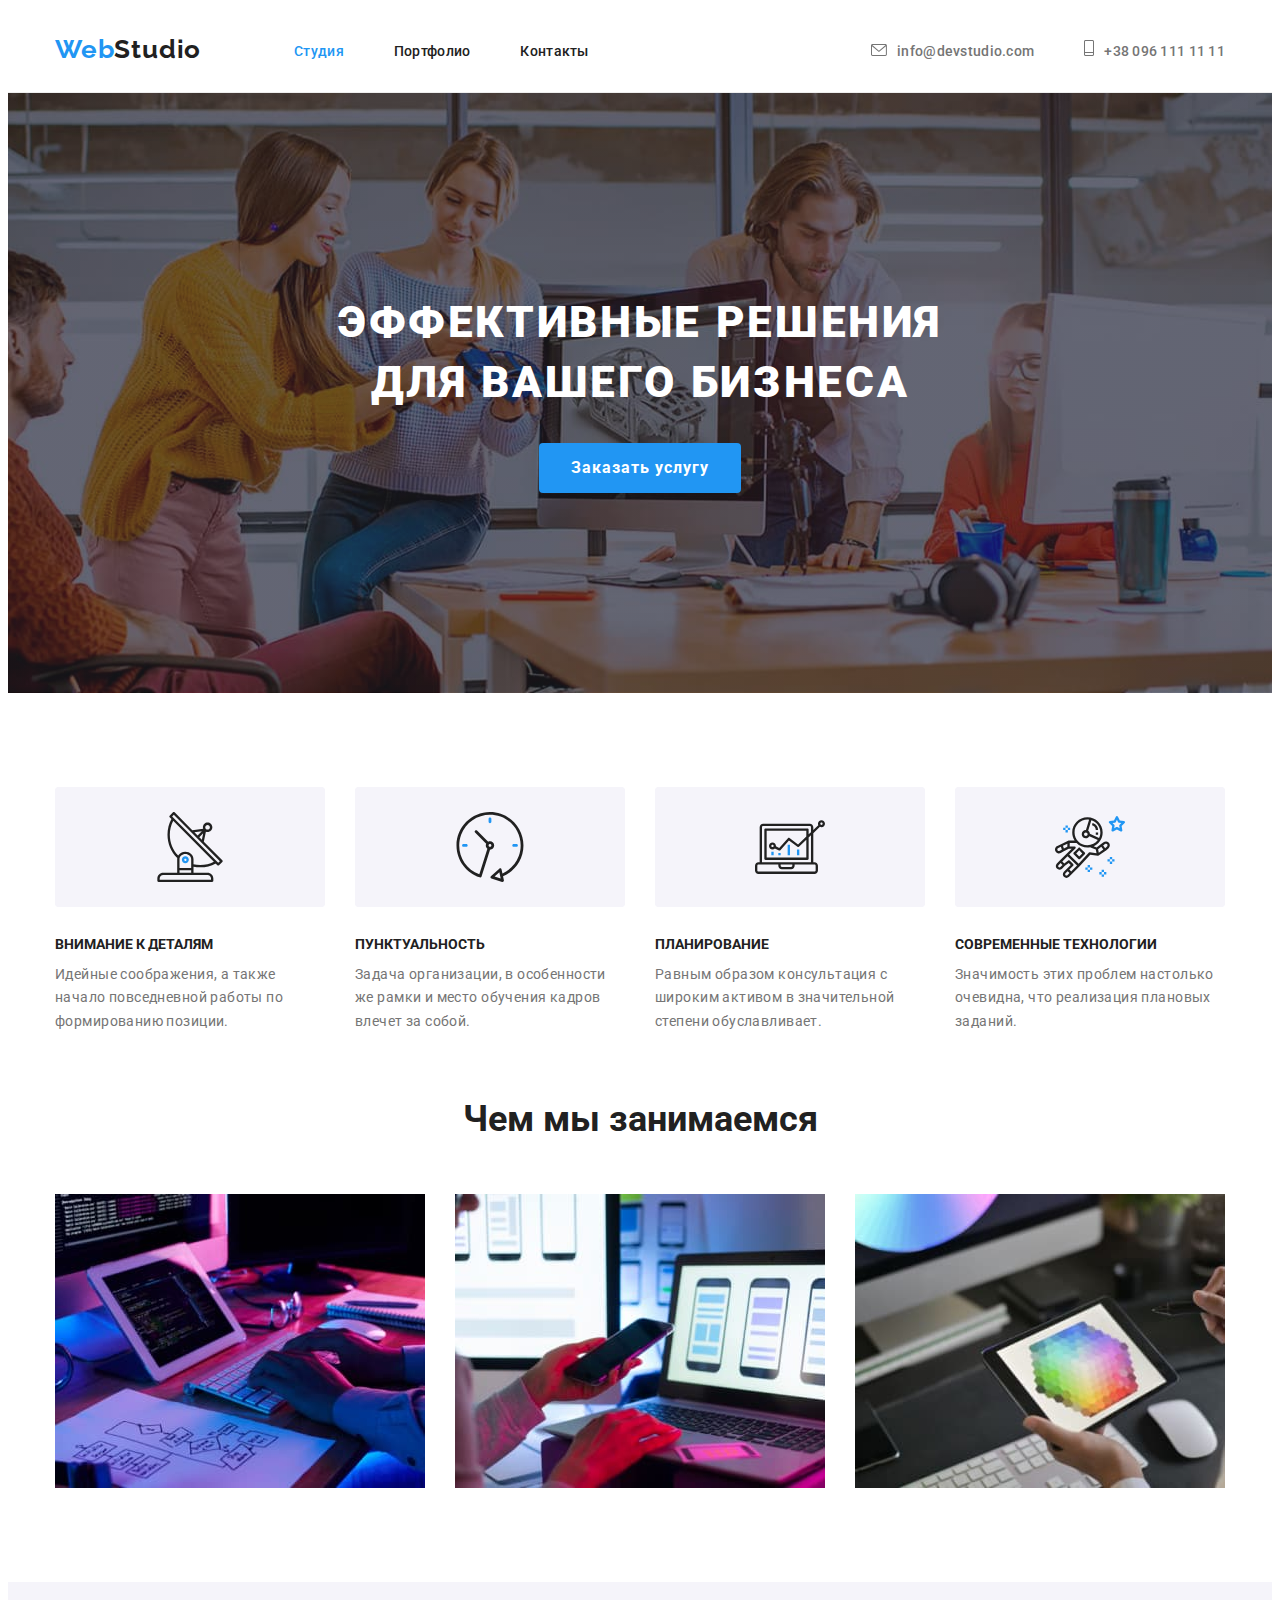
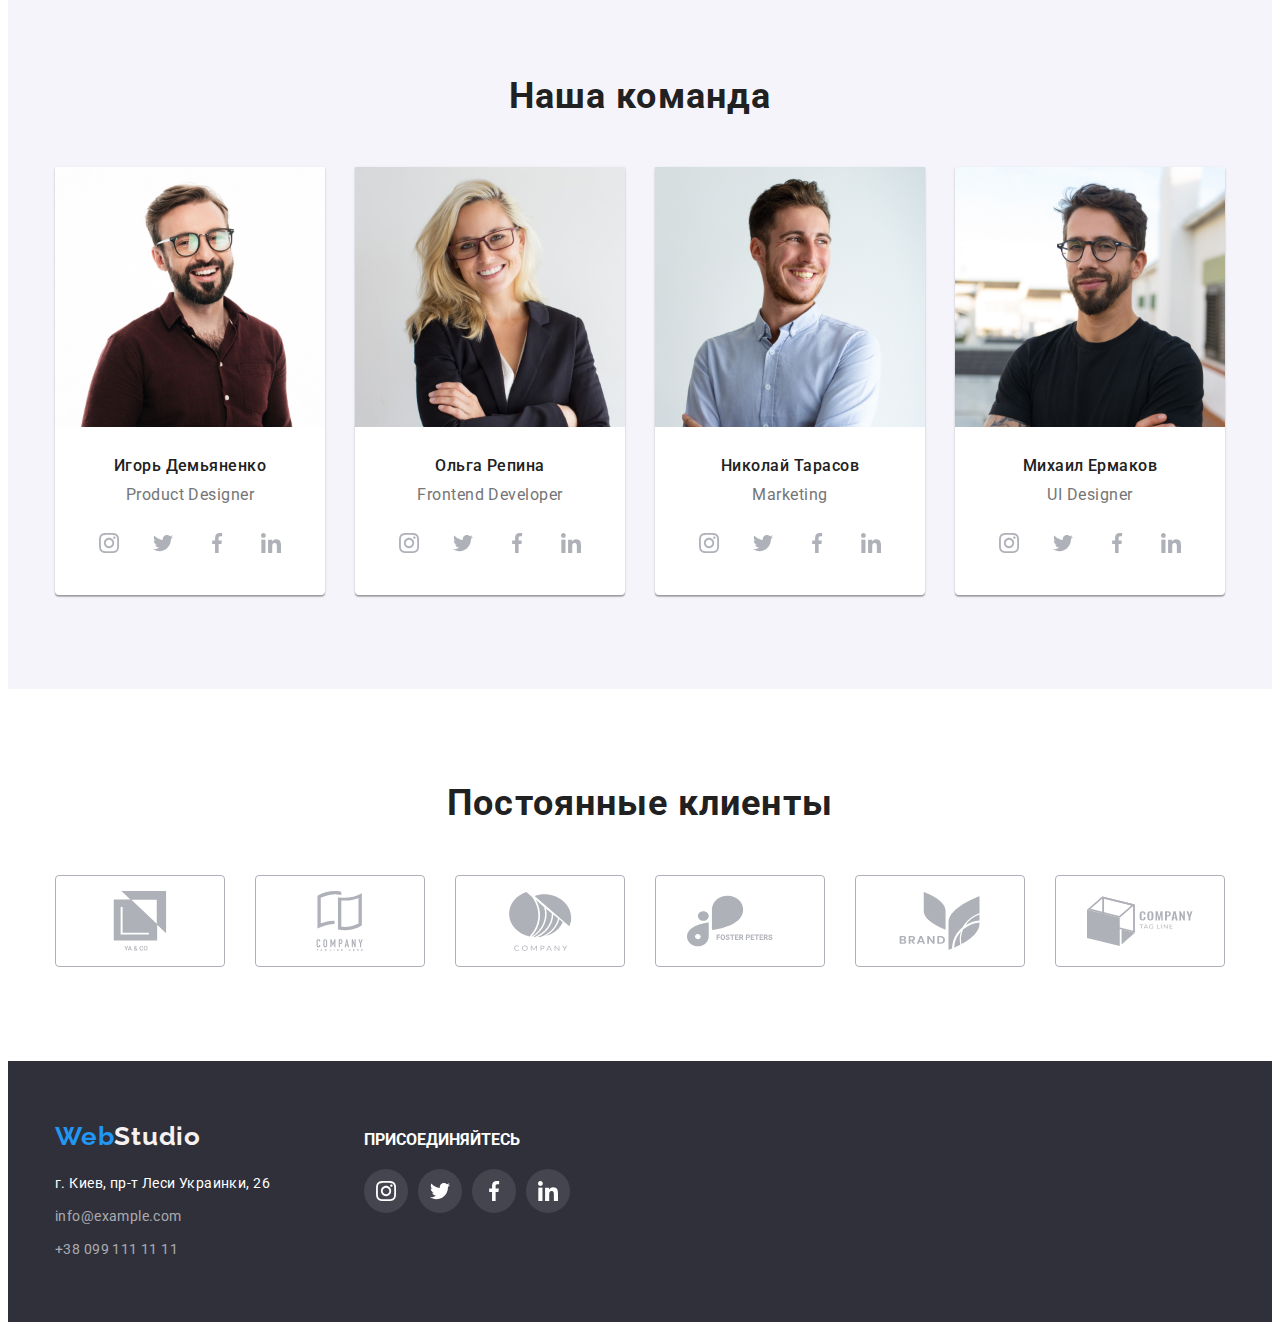
<file: index.html>
<!DOCTYPE html>
<html lang="en">

<head>
   <meta charset="UTF-8">
   <meta http-equiv="X-UA-Compatible" content="IE=edge">
   <meta name="viewport" content="width=device-width, initial-scale=1.0">

   <title>Document2</title>
   <link rel="preconnect" href="https://fonts.googleapis.com">
   <link rel="preconnect" href="https://fonts.gstatic.com" crossorigin>
   <link
      href="https://fonts.googleapis.com/css2?family=Raleway:wght@400;500;700;900&family=Roboto:wght@400;500;700;900&display=swap"
      rel="stylesheet">

   <link rel="stylesheet" href="https://cdnjs.cloudflare.com/ajax/libs/modern-normalize/1.1.0/modern-normalize.min.css"
      integrity="sha512-wpPYUAdjBVSE4KJnH1VR1HeZfpl1ub8YT/NKx4PuQ5NmX2tKuGu6U/JRp5y+Y8XG2tV+wKQpNHVUX03MfMFn9Q=="
      crossorigin="anonymous" referrerpolicy="no-referrer" />

   <link rel="stylesheet" href="./css/styles.css" />
</head>

<body>
   <!--Хедер-->
   <header class="header">
      <div class="conteiner">
         <nav class="section-main-nav">
            <a class="logo" href="./index.html">Web<span class="logo-black">Studio</span></a>
            <ul class="main-nav">
               <li><a class="header-item current" href="./index.html">Студия</a></li>
               <li><a class="header-item current1" href="./portfolio.html">Портфолио</a></li>
               <li><a class="header-item current1" href="./contact.html">Контакты</a></li>
            </ul>
         </nav>
         <ul class="contact">
            <li class="mailphone">
               <a class="header-item contact-mail" href="mailto:info@devstudio.com">
                  <svg class="socials-icon1" width="16" height="12">
                     <use href="./images/sprite(2).svg#icon-envelopehover"></use>
                  </svg>info@devstudio.com
               </a>
            </li>
            <li class="phone">
               <a class="header-item contact-phone" href="tel:380961111111">
                  <svg class="socials-icon1" width="10" height="16">
                     <use href="./images/sprite(2).svg#icon-Vector"></use>
                  </svg>+38 096 111 11 11
               </a>
            </li>
         </ul>
      </div>
   </header>
   <!--Герой-->
   <main class="">
      <section class="section-hero">
         <div class="container">
              <h1 class="section-title1">Эффективные решения для вашего бизнеса</h1>
              <button class="button-primary" type="button">Заказать услугу</button>
         </div>
      </section>
      <section class="section1">
         <div class="container">
            <ul class="list-style">
               <li class="style-text1">
                  <div  class="conteiner-icon">
                   <svg class="sect1-icon" width="70" height="70">
                     <use href="./images/sprite(2).svg#icon-antenna-1"></use>
                   </svg>
                  </div>
                  <h3 class="text-one">Внимание к деталям</h3>
                  <p class="text-two">
                     Идейные соображения, а также начало повседневной работы по формированию позиции.
                  </p>
               </li>
               <li class="style-text2">
                  <div class="conteiner-icon">
                   <svg class="sect1-icon" width="70" height="70">
                     <use href="./images/sprite(2).svg#icon-clock-1-3"></use>
                   </svg>
                  </div>
                  <h3 class="text-one">Пунктуальность</h3>
                  <p class="text-two">
                     Задача организации, в особенности же рамки и место обучения кадров влечет за собой.
                  </p>
               </li>
               <li class="style-text3">
                  <div class="conteiner-icon">
                   <svg class="sect1-icon" width="70" height="70">
                     <use href="./images/sprite(2).svg#icon-diagram-1"></use>
                   </svg>
                  </div>
                  <h3 class="text-one">Планирование</h3>
                  <p class="text-two">
                     Равным образом консультация с широким активом в значительной степени обуславливает.
                  </p>
               </li>
               <li class="style-text4">
                  <div class="conteiner-icon">
                   <svg class="sect1-icon" width="70" height="70">
                     <use href="./images/sprite(2).svg#icon-astronaut-1"></use>
                   </svg>
                  </div>
                  <h3 class="text-one">Современные технологии</h3>
                  <p class="text-two">
                     Значимость этих проблем настолько очевидна, что реализация плановых заданий.
                  </p>
               </li>
            </ul>
         </div>
      </section>
      <section class="section2">
         <div class="conteiner ">
            <h2 class="section-title2">Чем мы занимаемся</h2>
            <ul class="team-card">
               <li class="photo-iteam2">
                  <img src="images/img(1).jpg" alt="Разроботка приложений" height="294">
               </li>
               <li class="photo-iteam2">
                  <img src="images/img.jpg" alt="Написание сайтов" height="294">
               </li>
               <li class="photo-iteam2">
                  <img src="images/img4.jpg" alt="Оформление" height="294">
               </li>
            </ul>
         </div>
      </section>
      <section class="section3">
         <div class="conteiner ">
            <h2 class="section-title3">Наша команда</h2>
            <ul class="work-list1">
               <li class="photo-iteam1">
                  <img src="images/img..jpg" alt="Игорь Демьяненко" height="260" />
                  <div class="tphoto">
                     <h3 class="title-photo">Игорь Демьяненко </h3>
                     <p class="title-text">Product Designer</p>
                     <ul class="socials list">
                        <li class="socials-item">
                         <a class="socials-link link" href="" target="_blank" rel="noopener noreferrer" aria-label="instagram">
                            <svg class="socials-icon" width="20" height="20">
                                 <use href="./images/sprite(2).svg#icon-instagram-2-1"></use>
                            </svg>
                           </a>
                        </li>
                        <li class="socials-item">
                         <a class="socials-link link" href="" target="_blank" rel="noopener noreferrer" aria-label="twitter">
                            <svg class="socials-icon" width="20" height="20">
                                 <use href="./images/sprite(2).svg#icon-twitter"></use>
                            </svg>
                           </a>
                        </li>
                        <li class="socials-item">
                         <a class="socials-link" href="" target="_blank" rel="noopener noreferrer" aria-label="facebook"> 
                            <svg class="socials-icon" width="20" height="20">
                                <use href="./images/sprite(2).svg#icon-facebook"></use>
                            </svg>
                           </a>
                        </li>
                        <li class="socials-item">
                         <a class="socials-link" href="" target="_blank" rel="noopener noreferrer" aria-label="linkedin">
                            <svg class="socials-icon" width="20" height="20">
                               <use href="./images/sprite(2).svg#icon-linkedin"></use>
                            </svg>
                         </a>
                        </li>
                     </ul>
                  </div>
               </li>
               <li class="photo-iteam1">
                  <img src="images/img(1.)(1).jpg" alt="Ольга Репина" height="260" />
                  <div class="tphoto">
                     <h3 class="title-photo">Ольга Репина </h3>
                     <p class="title-text">Frontend Developer</p>
                     <ul class="socials list">
                        <li class="socials-item">
                         <a class="socials-link link" href="" target="_blank" rel="noopener noreferrer" aria-label="instagram">
                            <svg class="socials-icon" width="20" height="20">
                                 <use href="./images/sprite(2).svg#icon-instagram-2-1"></use>
                            </svg>
                           </a>
                        </li>
                        <li class="socials-item">
                         <a class="socials-link link" href="" target="_blank" rel="noopener noreferrer" aria-label="twitter">
                            <svg class="socials-icon" width="20" height="20">
                                 <use href="./images/sprite(2).svg#icon-twitter"></use>
                            </svg>
                           </a>
                        </li>
                        <li class="socials-item">
                         <a class="socials-link" href="" target="_blank" rel="noopener noreferrer" aria-label="facebook"> 
                            <svg class="socials-icon" width="20" height="20">
                                <use href="./images/sprite(2).svg#icon-facebook"></use>
                            </svg>
                           </a>
                        </li>
                        <li class="socials-item">
                         <a class="socials-link" href="" target="_blank" rel="noopener noreferrer" aria-label="linkedin">
                            <svg class="socials-icon" width="20" height="20">
                               <use href="./images/sprite(2).svg#icon-linkedin"></use>
                            </svg>
                         </a>
                        </li>
                     </ul>
                  </div>
               </li>
               <li class="photo-iteam1">
                  <img src="images/img(2.).jpg" alt="Николай Тарасов" height="260" />
                  <div class="tphoto">
                     <h3 class="title-photo">Николай Тарасов </h3>
                     <p class="title-text">Marketing</p>
                     <ul class="socials list">
                        <li class="socials-item">
                           <a class="socials-link link" href="" target="_blank" rel="noopener noreferrer" aria-label="instagram">
                              <svg class="socials-icon" width="20" height="20">
                                 <use href="./images/sprite(2).svg#icon-instagram-2-1"></use>
                              </svg>
                           </a>
                        </li>
                        <li class="socials-item">
                           <a class="socials-link link" href="" target="_blank" rel="noopener noreferrer" aria-label="twitter">
                              <svg class="socials-icon" width="20" height="20">
                                 <use href="./images/sprite(2).svg#icon-twitter"></use>
                              </svg>
                           </a>
                        </li>
                        <li class="socials-item">
                           <a class="socials-link" href="" target="_blank" rel="noopener noreferrer" aria-label="facebook">
                              <svg class="socials-icon" width="20" height="20">
                                 <use href="./images/sprite(2).svg#icon-facebook"></use>
                              </svg>
                           </a>
                        </li>
                        <li class="socials-item">
                           <a class="socials-link" href="" target="_blank" rel="noopener noreferrer" aria-label="linkedin">
                              <svg class="socials-icon" width="20" height="20">
                                 <use href="./images/sprite(2).svg#icon-linkedin"></use>
                              </svg>
                           </a>
                        </li>
                     </ul>
                  </div>
               </li>
               <li class="photo-iteam1">
                  <img src="images/img(3.).jpg" alt="Михаил Ермаков" height="260" />
                  <div class="tphoto">
                     <h3 class="title-photo">Михаил Ермаков </h3>
                     <p class="title-text">UI Designer</p>
                     <ul class="socials list">
                        <li class="socials-item">
                           <a class="socials-link link" href="" target="_blank" rel="noopener noreferrer" aria-label="instagram">
                              <svg class="socials-icon" width="20" height="20">
                                 <use href="./images/sprite(2).svg#icon-instagram-2-1"></use>
                              </svg>
                           </a>
                        </li>
                        <li class="socials-item">
                           <a class="socials-link link" href="" target="_blank" rel="noopener noreferrer" aria-label="twitter">
                              <svg class="socials-icon" width="20" height="20">
                                 <use href="./images/sprite(2).svg#icon-twitter"></use>
                              </svg>
                           </a>
                        </li>
                        <li class="socials-item">
                           <a class="socials-link" href="" target="_blank" rel="noopener noreferrer" aria-label="facebook">
                              <svg class="socials-icon" width="20" height="20">
                                 <use href="./images/sprite(2).svg#icon-facebook"></use>
                              </svg>
                           </a>
                        </li>
                        <li class="socials-item">
                           <a class="socials-link" href="" target="_blank" rel="noopener noreferrer" aria-label="linkedin">
                              <svg class="socials-icon" width="20" height="20">
                                 <use href="./images/sprite(2).svg#icon-linkedin"></use>
                              </svg>
                           </a>
                        </li>
                     </ul>
                  </div>
               </li>
            </ul>
         </div>
      </section>
      <section class="section">
         <div class="conteiner">
            <h2 class="section-title4">Постоянные клиенты</h2>
            <ul class="tit4-list">
               <li class="title-item">
                <a class="clients-link" href="#" aria-label="YA & CO">
                   <svg class="clients-iconf" width="106" height="60">
                   <use href="./images/sprite(2).svg#icon-group5"></use>
                   </svg>
               </a>
               </li>
               <li class="title-item">
                <a class="clients-link" href="#" aria-label="company">
                  <svg class="clients-iconf" width="106" height="60">
                  <use href="./images/sprite(2).svg#icon-group4"></use>
                  </svg>
                  </a>
               </li>
               <li class="title-item">
               <a class="clients-link" href="#" aria-label="company">
                  <svg class="clients-iconf" width="106" height="60">
                     <use href="./images/sprite(2).svg#icon-group3"></use>
                  </svg>
               </a>
               </li>
               <li class="title-item">
               <a class="clients-link" href="#" aria-label="FOSTER PETERS">
                  <svg class="clients-iconf" width="106" height="60">
                     <use href="./images/sprite(2).svg#icon-group"></use>
                  </svg>
               </a>
               </li>
               <li class="title-item">
               <a class="clients-link" href="#" aria-label="brand">
                  <svg class="clients-iconf" width="106" height="60">
                     <use href="./images/sprite(2).svg#icon-group1"></use>
                  </svg>
               </a>
               </li>
               <li class="title-item">
               <a class="clients-link" href="#" aria-label="company">
                  <svg class="clients-iconf" width="106" height="60">
                     <use href="./images/sprite(2).svg#icon-group2"></use>
                  </svg>
               </a>
               </li>

            </ul>
         </div>
      </section>
   </main>
   <footer class="page-footer">
      <div class="footer-conteiner">
         <div class="footer-contacts">
           <ul>
             <li><a class="logo" href="./index.html">Web<span class="logo-white">Studio</span></a></li>
           </ul>
          <address class="page-address">
              <ul class="address-list">
                <li class="foot-address1">
                   <a class="address1" href="link">г. Киев, пр-т Леси Украинки, 26</a></li>
                <li class="foot-address1">
                   <a class="address" href="mailto:info@devstudio.com">info@example.com</a></li>
                <li><a class="address" href="link">+38 099 111 11 11</a></li>
             </ul>
          </address>
       </div>
       <div class="footer-social">
          <p class="foot-text">Присоединяйтесь</p>
          <ul class="footer-list">
             <li class="footer-item">
                <a class="footer-socials-link" href="#" aria-label="instagram">
                  <svg class="socials-iconf" width="20" height="20">
                   <use href="./images/sprite(2).svg#icon-instagram-2-1"></use>
                  </svg>
                </a>
             </li>
             <li class="footer-item">
                <a class="footer-socials-link" href="#" aria-label="twitter">
                <svg class="socials-iconf" width="20" height="20">
                   <use href="./images/sprite(2).svg#icon-twitter"></use>
                </svg>
               </a>
             </li>
             <li class="footer-item">
                <a class="footer-socials-link" href="#" aria-label="facebook">
                 <svg class="socials-iconf" width="20" height="20">
                   <use href="./images/sprite(2).svg#icon-facebook"></use>
                 </svg>
             </a>
             </li>
             <li class="footer-item">
                <a class="footer-socials-link" href="#" aria-label="linkedin">
                <svg class="socials-iconf" width="20" height="20">
                   <use href="./images/sprite(2).svg#icon-linkedin"></use>
                </svg>
                </a>
             </li>
          </ul>
       </div>
    </div>
   </footer>
</body>
</file>
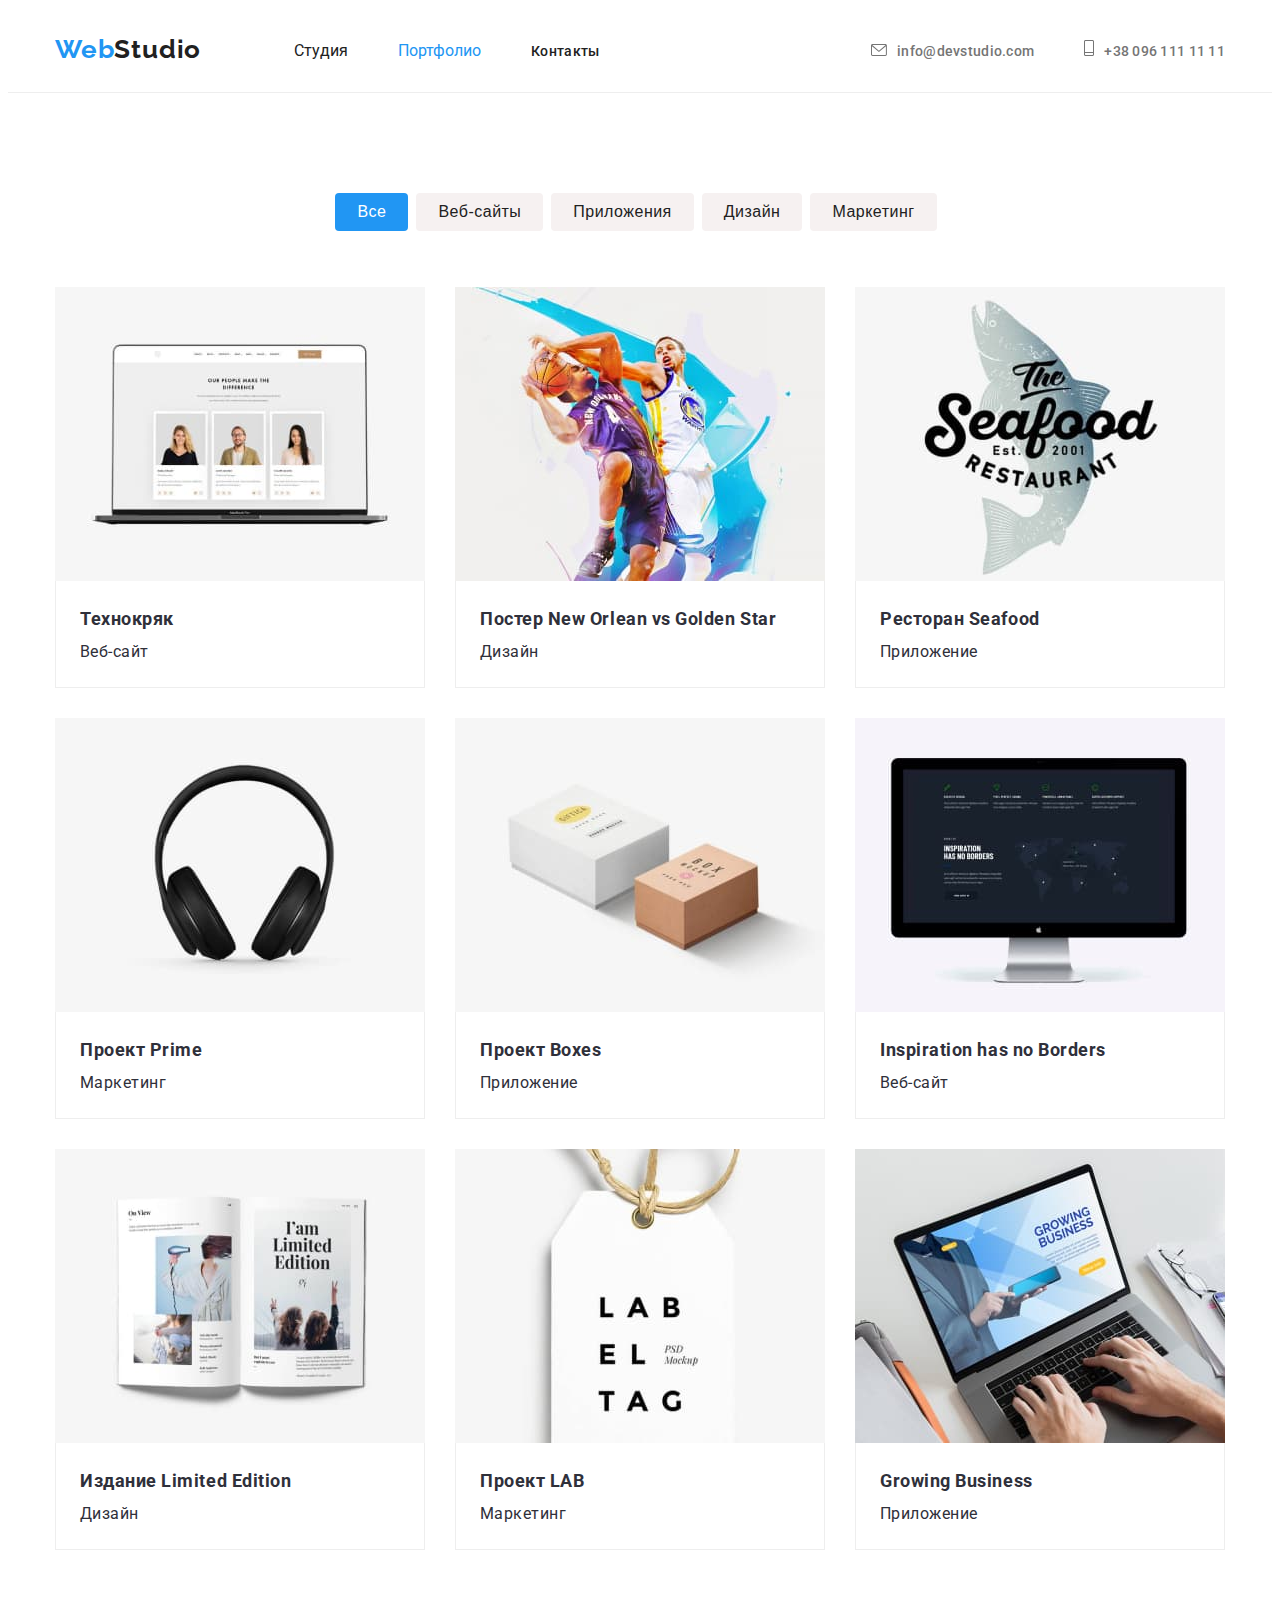
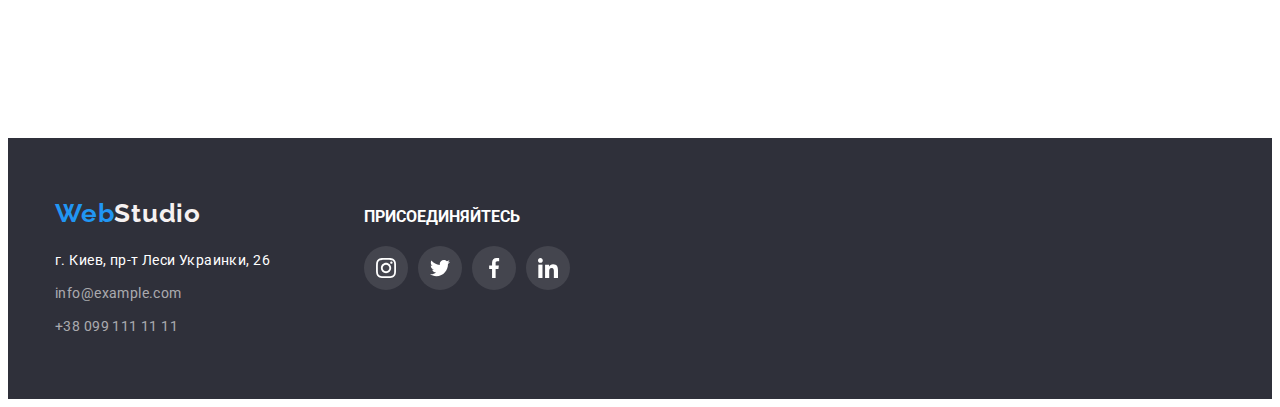
<file: portfolio.html>
<!DOCTYPE html>
<html lang="en">

<head>
   <meta charset="UTF-8">
   <meta http-equiv="X-UA-Compatible" content="IE=edge">
   <meta name="viewport" content="width=device-width, initial-scale=1.0">

   <title>Document2</title>
   <link rel="preconnect" href="https://fonts.googleapis.com">
   <link rel="preconnect" href="https://fonts.gstatic.com" crossorigin>
   <link
      href="https://fonts.googleapis.com/css2?family=Raleway:wght@400;500;700;900&family=Roboto:wght@400;500;700;900&display=swap"
      rel="stylesheet">

   <link rel="stylesheet" href="https://cdnjs.cloudflare.com/ajax/libs/modern-normalize/1.1.0/modern-normalize.min.css"
      integrity="sha512-wpPYUAdjBVSE4KJnH1VR1HeZfpl1ub8YT/NKx4PuQ5NmX2tKuGu6U/JRp5y+Y8XG2tV+wKQpNHVUX03MfMFn9Q=="
      crossorigin="anonymous" referrerpolicy="no-referrer" />

   <link rel="stylesheet" href="./css/styles.css" />
</head>

<body>
   <!--Хедер-->
   <header class="header">
      <div class="conteiner">
         <nav class="section-main-nav">
            <a class="logo" href="./index.html">Web<span class="logo-black">Studio</span></a>
            <ul class="main-nav">
               <li><a class="header-item current11" href="./index.html">Студия</a></li>
               <li><a class="header-item current2" href="./portfolio.html">Портфолио</a></li>
               <li><a class="header-item current1" href="./contact.html">Контакты</a></li>
            </ul>
         </nav>
         <ul class="contact">
            <li class="mailphone">
               <a class="header-item contact-mail" href="mailto:info@devstudio.com">
                  <svg class="socials-icon1" width="16" height="12">
                     <use href="./images/sprite(2).svg#icon-envelopehover"></use>
                  </svg>info@devstudio.com
               </a>
            </li>
            <li class="phone">
               <a class="header-item contact-phone" href="tel:380961111111">
                  <svg class="socials-icon1" width="10" height="16">
                     <use href="./images/sprite(2).svg#icon-Vector"></use>
                  </svg>+38 096 111 11 11
               </a>
            </li>
         </ul>
      </div>
   </header>
   <main>
    <section class="portfolio-section">
      <div class="conteiner">
         <ul class="auth-nav">
            <li>
               <button class="button-primary1" type="button">Все</button>
            </li>
            <li>
               <button class="button-primary2" type="button">Веб-сайты</button>
            </li>
            <li>
               <button class="button-primary2" type="button">Приложения</button>
            </li>
            <li>
               <button class="button-primary2" type="button">Дизайн</button>
            </li>
            <li>
               <button class="button-primary2" type="button">Маркетинг</button>
            </li>
         </ul>
         <ul class="work-list">
            <li class="photo-iteam">
               <img src=images/portfolio/img.jpg alt="Технокряк" height="260" />
               <div class="tp">
                  <h3 class="title-photo1">Технокряк</h3>
                  <p class="title-text1">Веб-сайт</p>
               </div>
            </li>
            <li class="photo-iteam">
               <img src=images/portfolio/img(1).jpg alt="Постер New Orlean vs Golden Star" height="260" />
               <div class="tp">
                  <h3 class="title-photo1">Постер New Orlean vs Golden Star</h3>
                  <p class="title-text1">Дизайн</p>
               </div>
            </li>
            <li class="photo-iteam">
               <img src=images/portfolio/img(2).jpg alt="Ресторан Seafood" height="260" />
               <div class="tp">
                  <h3 class="title-photo1">Ресторан Seafood</h3>
                  <p class="title-text1">Приложение</p>
               </div>
            </li>
            <li class="photo-iteam">
               <img src=images/portfolio/img(3).jpg alt="Проект Prime" height="260" />
               <div class="tp">
                  <h3 class="title-photo1">Проект Prime</h3>
                  <p class="title-text1">Маркетинг</p>
               </div>
            </li>
            <li class="photo-iteam">
               <img src=images/portfolio/img(4).jpg alt="Проект Boxes" height="260" />
               <div class="tp">
                  <h3 class="title-photo1">Проект Boxes</h3>
                  <p class="title-text1">Приложение</p>
               </div>
            </li>
            <li class="photo-iteam">
               <img src=images/portfolio/img(5).jpg alt="Inspiration has no Borders" height="260" />
               <div class="tp">
                  <h3 class="title-photo1">Inspiration has no Borders</h3>
                  <p class="title-text1">Веб-сайт</p>
               </div>
            </li>
            <li class="photo-iteam">
               <img src=images/portfolio/img(6).jpg alt="Издание Limited Edition" height="260" />
               <div class="tp">
                  <h3 class="title-photo1">Издание Limited Edition</h3>
                  <p class="title-text1">Дизайн</p>
               </div>
            </li>
            <li class="photo-iteam">
               <img src=images/portfolio/img(7).jpg alt="Проект LAB" height="260" />
               <div class="tp">
                  <h3 class="title-photo1">Проект LAB</h3>
                  <p class="title-text1">Маркетинг</p>
               </div>
            </li>
            <li class="photo-iteam">
               <img src=images/portfolio/img(8).jpg alt="Growing Business" height="260" />
               <div class="tp">
                  <h3 class="title-photo1">Growing Business</h3>
                  <p class="title-text1">Приложение</p>
               </div>
            </li>
         </ul>
      </div>
    </section>
   </main>
   <footer class="page-footer">
      <div class="footer-conteiner">
         <div class="footer-contacts">
          <ul>
             <li><a class="logo" href="./index.html">Web<span class="logo-white">Studio</span></a></li>
          </ul>
          <address class="page-address">
             <ul class="address-list">
               <li class="foot-address1">
                  <a class="address1" href="link">г. Киев, пр-т Леси Украинки, 26</a>
               </li>
               <li class="foot-address1">
                  <a class="address" href="mailto:info@devstudio.com">info@example.com</a>
               </li>
               <li>
                  <a class="address" href="link">+38 099 111 11 11</a></li>
             </ul>
          </address>
         </div>
         <div class="footer-social">
            <p class="foot-text">Присоединяйтесь</p>
            <ul class="footer-list">
               <li class="footer-item">
                  <a class="footer-socials-link" href="#" aria-label="instagram">
                     <svg class="socials-iconf" width="20" height="20">
                        <use href="./images/sprite(2).svg#icon-instagram-2-1"></use>
                     </svg>
                  </a>
               </li>
               <li class="footer-item">
                  <a class="footer-socials-link" href="#" aria-label="twitter">
                     <svg class="socials-iconf" width="20" height="20">
                        <use href="./images/sprite(2).svg#icon-twitter"></use>
                     </svg>
                  </a>
               </li>
               <li class="footer-item">
                  <a class="footer-socials-link" href="#" aria-label="facebook">
                     <svg class="socials-iconf" width="20" height="20">
                        <use href="./images/sprite(2).svg#icon-facebook"></use>
                     </svg>
                  </a>
               </li>
               <li class="footer-item">
                  <a class="footer-socials-link" href="#" aria-label="linkedin">
                     <svg class="socials-iconf" width="20" height="20">
                        <use href="./images/sprite(2).svg#icon-linkedin"></use>
                     </svg>
                  </a>
               </li>
            </ul>
         </div>
      </div>
   </footer>
</body>
</file>
<file: css/styles.css>
:root {
    --maim-text-color: #FFFFFF;
    --maim-blu-color: #2196F3;
    --maim-white-color: #f6f1f1;
    --maim-light-color: #F5F4FA;
    --maim-darck-color: #757575;
    --maim-black-color: #212121;
    --maim-darck2-color: #2F303A;
    --maim-conteiner: padding-top: 94px;
    --maim-text1-color: #FFFFFF99;
    --maim-hero-gradient-color: rgba(47, 48, 58, 0.4);
    --icons:#AFB1B8;
  }

  html {
    box-sizing: border-box;
    scroll-behavior: smooth;
  }

  *,
  *::before,
  *::after {
    box-sizing: inherit;
  }

  body {
    background: #FFFFFF;
    color: var(--maim-text-color);
    font-family: 'Roboto';
  }
.header {
  border-bottom: 1px solid #eeeeee;}
  .header .conteiner {
    display: flex;
    justify-content: space-between;
    align-items: center;
  }

  .logo {
    font-weight: 700;
    font-size: 26px;
    color: var(--maim-blu-color);
    text-decoration: none;
    font-family: Raleway;
    line-height: 1.2;
    letter-spacing: 0.03em;
    margin-right: 93px;
  }

  .logo-black {
    color: var(--maim-black-color);
  }

  .logo-white {
    color: var(--maim-white-color);
  }

  ul,
  li {
    display: block;
    padding: 0;
    margin: 0;
  }

  .section-main-nav {
    display: flex;
    align-items: center;
    flex-flow: row wrap;
    border-bottom: 1px;
    padding: 0.15px;

  }

  .main-nav {
  display: flex;
  padding-top: 32px;
  padding-bottom: 32px;
  position: relative;
 
  }

  .current {
    color: var(--maim-blu-color);
    text-decoration: none;
    font-weight: 500;
    letter-spacing: 0.02em;
    font-size: 14px;
    line-height: 1.14x;
    
  }

  .current1 {
    color: var(--maim-black-color);
    margin-left: 50px;
    text-decoration: none;
    font-weight: 500;
    letter-spacing: 0.02em;
    font-size: 14px;
    line-height: 1.14x;
    padding: 32px 0;
  }
.current11 {
  color: var(--maim-black-color);
  padding: 32px 0;
  text-decoration: none;
}
  .current2 {
    color: var(--maim-blu-color);
    margin-left: 50px;
    text-decoration: none;
  }

 .contact-mail:hover,.current11:hover,.current1:hover,.current2:hover,.contact-phone:hover,.address:hover,.contact-mail1:hover,.button-primary1:hover, .contact-mail:hover,.current1:hover,.current2:hover,.contact-phone:hover,.address:hover,.contact-mail1:hover,.button-primary1:hover,
 .contact-mail:focus,.current11:focus,.current1:focus,.current2:focus,.contact-phone:focus,.address:focus,.contact-mail1:focus,.button-primary1:focus,.contact-mail:focus,.current1:focus,.current2:focus,.contact-phone:focus,.address:focus,.contact-mail1:focus,.button-primary1:focus {
text-decoration: none;
color:rgb(0, 132, 255);
}

  .button-primary2:hover,
  .button-primary2:focus{
    background-color: var(--maim-blu-color);
    color: #F5F4FA;
    box-shadow: 0 2px 2px 0 rgb(0,0,0,0.12), 0 1px 2px 0 rgb(0,0,0,0.08), 0 3px 1px 0 rgb(0,0,0,0.1);
  }

  .button-primary:hover,
    .button-primary:focus {
    background-color: rgb(0, 132, 255) ;
  }

  .contact {
    display: flex;
    padding-top: 32px;
    padding-bottom: 32px;
    justify-content: flex-end;
    align-items: center;
  }
  .contact-phone {
    color: var(--maim-darck-color);
    text-decoration: none;
    font-size: 14px;
    line-height: 1.14;
    letter-spacing: 0.02em;
    font-weight: 500;
    height: 16px;
    margin-left: 50px;
    padding-top: 32px;
    padding-bottom: 32px;
  }


  .contact-mail {
    color: var(--maim-darck-color);
    text-decoration: none;
    font-size: 14px;
    line-height: 1.14;
    letter-spacing: 0.02em;
    font-weight: 500;
    height: 16px;
    padding-top: 32px;
    padding-bottom: 32px;
  }

  .section-hero {
    max-width: 1600px;
    background-image: var(--maim-darck2-color);
    padding-top: 200px;
    padding-bottom: 200px;
    background-image: url(./images/css/stylecss.jpg);
    background-size: cover;
    background-repeat: no-repeat;
    background-position: 50% 50%;
     margin: 0 auto;
    background-image: linear-gradient(to right, var(--maim-hero-gradient-color), var(--maim-hero-gradient-color)), url(../images/css/stylecss.jpg);
  }

  .container {
    width: 1200px;
    padding-left: 15px;
    padding-right: 15px;
    margin: 0 auto;
    
  }

  .section-title1 {
    width: 696px;
    border: 80px;
    font-weight: 900;
    font-size: 44px;
    line-height: 1.36;
    text-transform: uppercase;
    letter-spacing: 0.06em;
    margin: 0px 0px 30px;
    margin-left: auto;
    margin-right: auto;
    text-align: center;
  }

  .section3 {
    color: var(--maim-darck2-color);
    padding-top: 94px;
    padding-bottom: 94px;
    background-color: var(--maim-light-color);
  }
  .portfolio-section{
  padding-top: 94px;
  padding-bottom: 94px;
  }

  .auth-nav {
    display: flex;
    justify-content: center;
    margin-bottom: 50px;
    padding-top: 18px;
    border-radius: 4px;
    padding: 6px 22px;
  }

  .button-primary {
    color: var(--maim-text-color);
    background-color: var(--maim-blu-color);
    border-radius: 4px;
    border: none;
    font-size: 16px;
    line-height: 1.87;
    letter-spacing: 0.06em;
    padding-top: 10px;
    padding-bottom: 10px;
    padding-left: 32px;
    padding-right: 32px;
    display: block;
    margin-left: auto;
    margin-right: auto;
    font-family: inherit;
    font-weight: 700;
    cursor: pointer;
  }
.button {
  margin-right: 8px;
}
  .button-primary1 {
    color: var(--maim-text-color);
    background-color: var(--maim-blu-color);
    border-radius: 4px;
    border: none;
    font-size: 16px;
    line-height: 1.62;
    letter-spacing: 0.03em;
    padding: 6px 22px;
    margin-right: 8px;
  }
  .button-primary1:hover,
  .button-primary1:focus{
    box-shadow: 0 2px 2px 0 rgb(0, 0, 0, 0.12), 0 1px 2px 0 rgb(0, 0, 0, 0.08), 0 3px 1px 0 rgb(0, 0, 0, 0.1);
  }

  .button-primary2 {
    color: var(--maim-black-color);
    background-color: var(--maim-white-color);
    border-radius: 4px;
    border: none;
    font-weight: 500;
    font-size: 16px;
    line-height: 1.62;
    letter-spacing: 0.03em;
    cursor: pointer;
    padding: 6px 22px;
    margin-right: 8px;
  }

  .section1 {
    padding-top: 94px;
    padding-bottom: 94px;
  }

  .list-style {
    display: flex;
    margin-right: -30px;

  }
.style-text1,.style-text2,.style-text3,.style-text4{
 height: 120px;
 background-color: var(--maim-light-color);
margin-right: 30px;
border-radius: 4px;

}

  .conteiner-icon{
   display: flex;
  justify-content: center;
  align-items: center;
  width: 270px;
  height: 120px;
  margin-bottom: 30px;
  background-color: #f5f4fa;
  border-radius: 4px;
  }
.sect1-icon{
width: 70px;
height: 70px;
}
.sect1-icon{
  

stroke-linecap: round;
}
  .text {
    letter-spacing: 0.03em;
    list-style: none;
    max-width: 100%;
  }

  .text-one {
    color: var(--maim-black-color);
    font-weight: 700;
    font-size: 14px;
    line-height: 1.14;
    text-transform: uppercase;
    margin-top: 30px;
    
  }

  .text-two {
    font-size: 14px;
    line-height: 1.71;
    color: var(--maim-darck-color);
    margin-top: 10px;
    width: 270px;
  font-family: 'Roboto';
    font-style: normal;
    font-weight: 400;
    letter-spacing: 0.03em;
  }
  .section2 {
    padding-bottom: 94px;
  }

  .section-title2 {
    color: var(--maim-black-color);
    font-size: 36px;
    font-weight: 700;
  line-height: 1.36;
  text-align: center;
  margin-bottom: 50px;
  margin-top: 94px;
  }

  img {
    display: block;
    max-width: 100%;
    height: auto;
  }

  .team-card {
    display: flex;
    font-size: 14px;
    outline: 2px;
  }

  .conteiner {
    width: 1200px;
    padding-left: 15px;
    padding-right: 15px;
    margin: 0 auto;
    padding: 0 15px;
    
  }

  .section-title3 {
    color: var(--maim-black-color);
    font-weight: 700;
    font-size: 36px;
    line-height: 1.16;
    letter-spacing: 0.03em;
    text-align: center;
    margin-bottom: 50px;

  }

  .title {
    margin-top: 0;
    margin-bottom: 0;
    padding-top: 94px;

    font-weight: 700;
    font-size: 14px;
    text-transform: uppercase;
  }

  .title-photo {
    text-align: center;
    color: var(--maim-black-color);
    font-weight: 500;
    font-size: 16px;
    line-height: 1.18;
    letter-spacing: 0.03em;
   margin-bottom: 8px;
  }
  h1,h2,h3,p,ul {
  margin: 0;
  padding: 0;
}
  .tphoto {
    padding-top: 30px;
    padding-bottom: 30px;
    padding-left: 32px;
    padding-right: 32px;
    
  }
  .tp {
    padding-top: 20px;
    padding-bottom: 20px;
    padding-left: 24px;
    border-right: 1px solid #eeeeee;
    border-bottom: 1px solid #eeeeee;
    border-left: 1px solid #eeeeee;
  }
  .tp:hover,
  .tp:focus{
  box-shadow: 0px 1px 5px rgba(0, 0, 0, 0.12), 0px 1px 1px rgba(0, 0, 0, 0.14), 0px 2px 1px rgba(0, 0, 0, 0.2);
    border-radius: 0px 0px 4px 4px;
  }

  .title-photo1 {
    color: var(--maim-darck2-color);
    font-weight: 700px;
    font-size: 18px;
    line-height: 2;
    letter-spacing: 0.03em;
    margin: 0;
    padding: 0;
  }

  .title-text {
    text-align: center;
    color: var(--maim-darck-color);
    font-weight: 400px;
    font-size: 16px;
    line-height: 1.18;
    letter-spacing: 0.03em;
    margin-top: 10px;
    margin-bottom: 16px;
  }

  .title-text1 {
    color: var(--maim-darck2-color);
    font-weight: 400px;
    font-size: 16px;
    line-height: 1.87;
    letter-spacing: 0.03em;
    margin: 0;
    padding: 0;
  }
  .socials{
  display: flex;
  margin: 0 auto;
  justify-content: center;
  align-items: center;
  }
  .socials-item:not(:last-child) {
    margin-right: 10px;
    
  }
 
  .socials-link {
  display: flex;
  justify-content: center;
  align-items: center;
  width: 44px;
  height: 44px;

  background-color:#FFFFFF;
  border-radius: 50%;
}
.socials-link:hover,
.socials-link:focus{
  background-color: #2196F3;
}
.socials-icon{
fill: var(--icons);

}
.socials-iconf {
  fill: var(--maim-text-color);
}
.socials-icon1{
margin-right: 10px;
fill: var(--maim-darck-color);
fill: currentColor;
}

.socials-icon1:hover,
.socials-icon1:focus{
  fill: rgb(0, 132, 255);
}
  .socials-link:hover .socials-icon,
  .socials-link:focus .socials-icon{
  fill:white ;
 
    }
    .section-title4{
    color: var(--maim-black-color);
    font-family: Roboto;
     margin-bottom: 50px;
    font-weight: 700;
    font-size: 36px;
    line-height: 1.16;
    margin-top: 94px;
    text-align: center;
    letter-spacing: 0.03em;
    }
  .tit4-list{
    display: flex;
    justify-content: center;
    align-items: center;
    margin-top: 50px;
    margin-right: -30px;
  }
.title-item{
  margin-right: 30px;      
}
.clients-link{
 display: flex;
 justify-content: center;
 align-items: center;
 width: 170px;
 height: 92px;
 border: 1px solid var(--icons);
 border-radius: 4px;
 fill: var(--icons);
}
.clients-icons{
  width: 60px;
  height: 106px;
 
}
.clients-link:hover,
.clients-link:focus {
  fill: #2196F3;
  border: 1px solid #2196F3;
}
  .work-list,.work-list1 {
    outline: 1px;
    display: flex;
    flex-wrap: wrap;
    margin-right: -30px;
  }
    .work-list {
      margin: -15px;
    }
  .portfolio img {
    display: block;
    max-width: 100%;
    height: auto;

  }

  .work-list>.photo-iteam {
    margin-right: 30px;
    margin-bottom: 30px;
    margin: 15px;
  }
.photo-iteam:hover,
.photo-iteam:focus{
  box-shadow: 0px 1px 3px rgba(0, 0, 0, 0.12), 0px 1px 1px rgba(0, 0, 0, 0.14), 0px 2px 1px rgba(0, 0, 0, 0.2);
    border-radius: 0px 0px 4px 4px;
}
  .work-list1>.photo-iteam1 {
    background-color: #FFFFFF;
    flex-basis: calc(100% / 4 - 30px);
    padding-top: 0;
    margin-right: 30px;
  box-shadow: 0px 1px 3px rgba(0, 0, 0, 0.12), 0px 1px 1px rgba(0, 0, 0, 0.14), 0px 2px 1px rgba(0, 0, 0, 0.2);
    border-radius: 0px 0px 4px 4px;
  }

  .team-card>.photo-iteam2 {
    margin-right: 30px;
    margin-bottom: 30px;
    flex-basis: calc((100% - 90px) / 3);
    margin: 15px;
  }
.team-card {
  margin: -15px;
}
  .page-footer {
    background-color: var(--maim-darck2-color);
    padding-top: 60px;
    padding-bottom: 60px;
    margin-top: 94px;

  }
  .footer-conteiner{
  width: 1200px;
  padding-left: 15px;
  padding-right: 15px;
  margin: 0 auto;
  display: flex;
  align-items: baseline;
  display: flex;
  align-items: baseline;
  }
  .footer-contacts{
    margin-right: 70px;
  }
  .page-address {
    margin-top: 20px;
    font-style: normal;
  }
  .logo-footer {
    font-weight: 700;
    font-size: 26px;
    color: var(--maim-blu-color);
    text-decoration: none;
    font-family: Raleway;
    line-height: 26px;
    letter-spacing: 0.03em;
    margin-bottom: 20px;
  }

  .address1 {
    color: var(--maim-text-color);
    text-decoration: none;
    font-weight: 400;
    font-size: 14px;
    line-height: 1.71;
    letter-spacing: 0.03em;
   margin-bottom: 9px;
  }

  .address {
    color: var(--maim-text1-color);
    text-decoration: none;
    font-weight: 400;
    font-size: 14px;
    line-height: 1.71;
    letter-spacing: 0.03em;
    margin-bottom: 9px;
  }
   .foot-address1{
   margin-bottom: 9px;
  }
  .footer-social{
    box-sizing: border-box;
  }
  .foot-text{
 margin-bottom: 20px;
 font-weight: 700;
  line-height: 1.14;
  text-transform: uppercase;
  color: var(--maim-text-color);
  text-align: left;
  }
  .footer-list{
  display: flex;
  margin: 0 auto;
  justify-content: center;
  align-items: center;
  }
  .footer-item{
    margin-right: 10px;
  }
  .footer-socials-link{
    display: flex;
    justify-content: center;
    align-items: center;
    width: 44px;
    height: 44px;
    border-radius: 50%;
    background-color: rgba(255, 255, 255, 0.1);
    fill: var(--maim-text-color);
  }
  .footer-socials-link:hover,
  .footer-socials-link:focus{
   background-color: #2196F3;
  }
</file>
